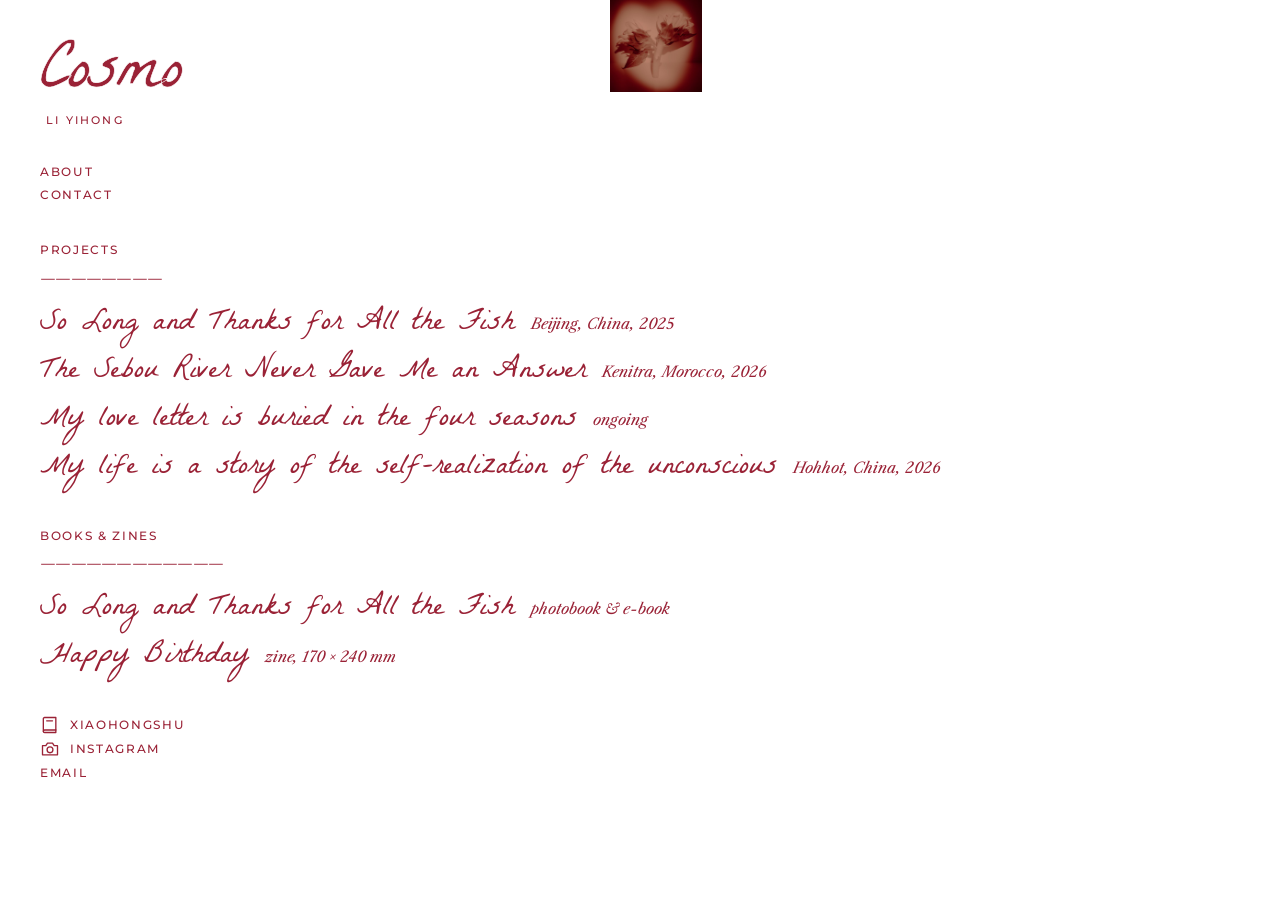
<file: index.html>
<!doctype html>
<html lang="en">
<head>
<meta charset="utf-8">
<meta name="viewport" content="width=device-width, initial-scale=1">
<title>Cosmo — Li Yihong</title>
<meta name="description" content="Cosmo (Li Yihong) — photographs, books and zines.">
<link rel="icon" href="/favicon.ico" sizes="any">
<link rel="icon" type="image/png" sizes="32x32" href="/favicon-32.png">
<link rel="apple-touch-icon" href="/apple-touch-icon.png">
<link rel="preconnect" href="https://fonts.googleapis.com">
<link rel="preconnect" href="https://fonts.gstatic.com" crossorigin>
<link href="https://fonts.googleapis.com/css2?family=La+Belle+Aurore&family=Libre+Caslon+Text:ital,wght@0,400;1,400&family=Montserrat:wght@400;500&family=Inter:ital,wght@0,400;0,500;1,400&display=swap" rel="stylesheet">
<link rel="stylesheet" href="/assets/style.css">
</head>
<body data-page="home">
<div class="home">
  <div class="emblem-wrap">
    <button type="button" class="emblem" id="emblem" aria-label="Change the small image"><img src="/images/emblem-sunflower.jpg" alt=""></button>
  </div>
  <div class="textblock">
    <a class="name" id="name" href="/" aria-label="Cosmo, Li Yihong — home"></a>
    <nav class="caps" aria-label="Main">
      <a href="/about.html">About</a>
      <a href="#" id="contact">Contact</a>
    </nav>
    <section class="list" aria-labelledby="projects-title">
      <div class="section-title" id="projects-title">Projects</div>
      <div class="rule" aria-hidden="true">————————</div>
      <div class="list" id="projects"></div>
    </section>
    <section class="list" aria-labelledby="books-title">
      <div class="section-title" id="books-title">Books &amp; Zines</div>
      <div class="rule" aria-hidden="true">————————————</div>
      <div class="list" id="books"></div>
    </section>
    <section class="caps social" id="social" aria-label="Elsewhere"></section>
  </div>
</div>
<script src="/assets/site.js"></script>
</body>
</html>
</file>
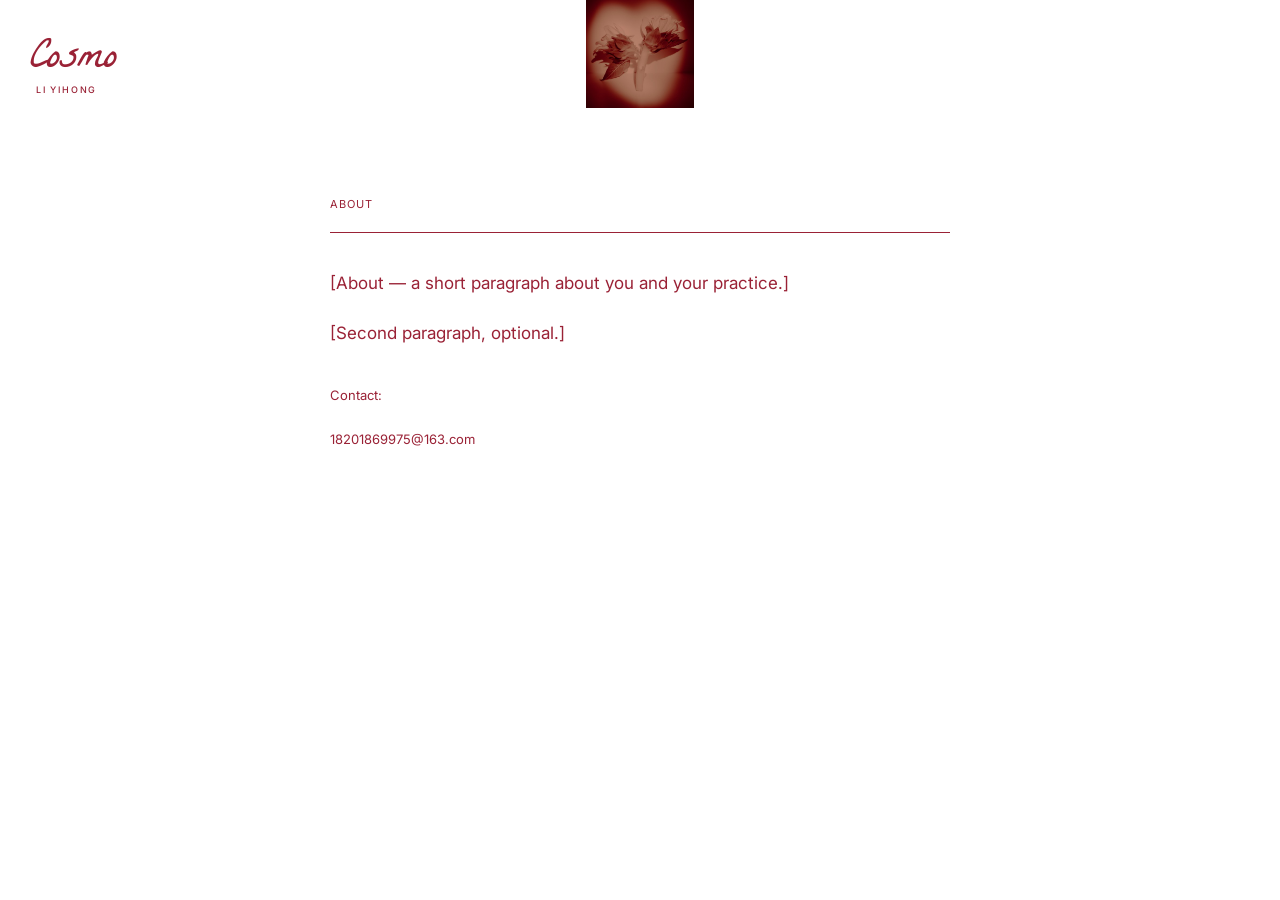
<file: about.html>
<!doctype html>
<html lang="en">
<head>
<meta charset="utf-8">
<meta name="viewport" content="width=device-width, initial-scale=1">
<title>About — Cosmo</title>
<meta name="description" content="Cosmo (Li Yihong) — photographs, books and zines.">
<link rel="icon" href="/favicon.ico" sizes="any">
<link rel="icon" type="image/png" sizes="32x32" href="/favicon-32.png">
<link rel="apple-touch-icon" href="/apple-touch-icon.png">
<link rel="preconnect" href="https://fonts.googleapis.com">
<link rel="preconnect" href="https://fonts.gstatic.com" crossorigin>
<link href="https://fonts.googleapis.com/css2?family=La+Belle+Aurore&family=Libre+Caslon+Text:ital,wght@0,400;1,400&family=Montserrat:wght@400;500&family=Inter:ital,wght@0,400;0,500;1,400&display=swap" rel="stylesheet">
<link rel="stylesheet" href="/assets/style.css">
</head>
<body data-page="about">
<div class="page statement">
  <div class="emblem-wrap">
    <a class="emblem" id="emblem" href="/" aria-label="Back to index"><img src="/images/emblem-sunflower.jpg" alt=""></a>
  </div>
  <header class="page-head">
    <a class="name" id="name" href="/" aria-label="Cosmo, Li Yihong — back to index"></a>
  </header>
  <article class="article">
    <div class="article-head">
      <div class="label">About</div>
    </div>
    <div class="body" id="about"></div>
    <div class="body" style="font-size:13px">Contact: <a id="about-email" href="#"></a></div>
  </article>
</div>
<script src="/assets/site.js"></script>
</body>
</html>
</file>
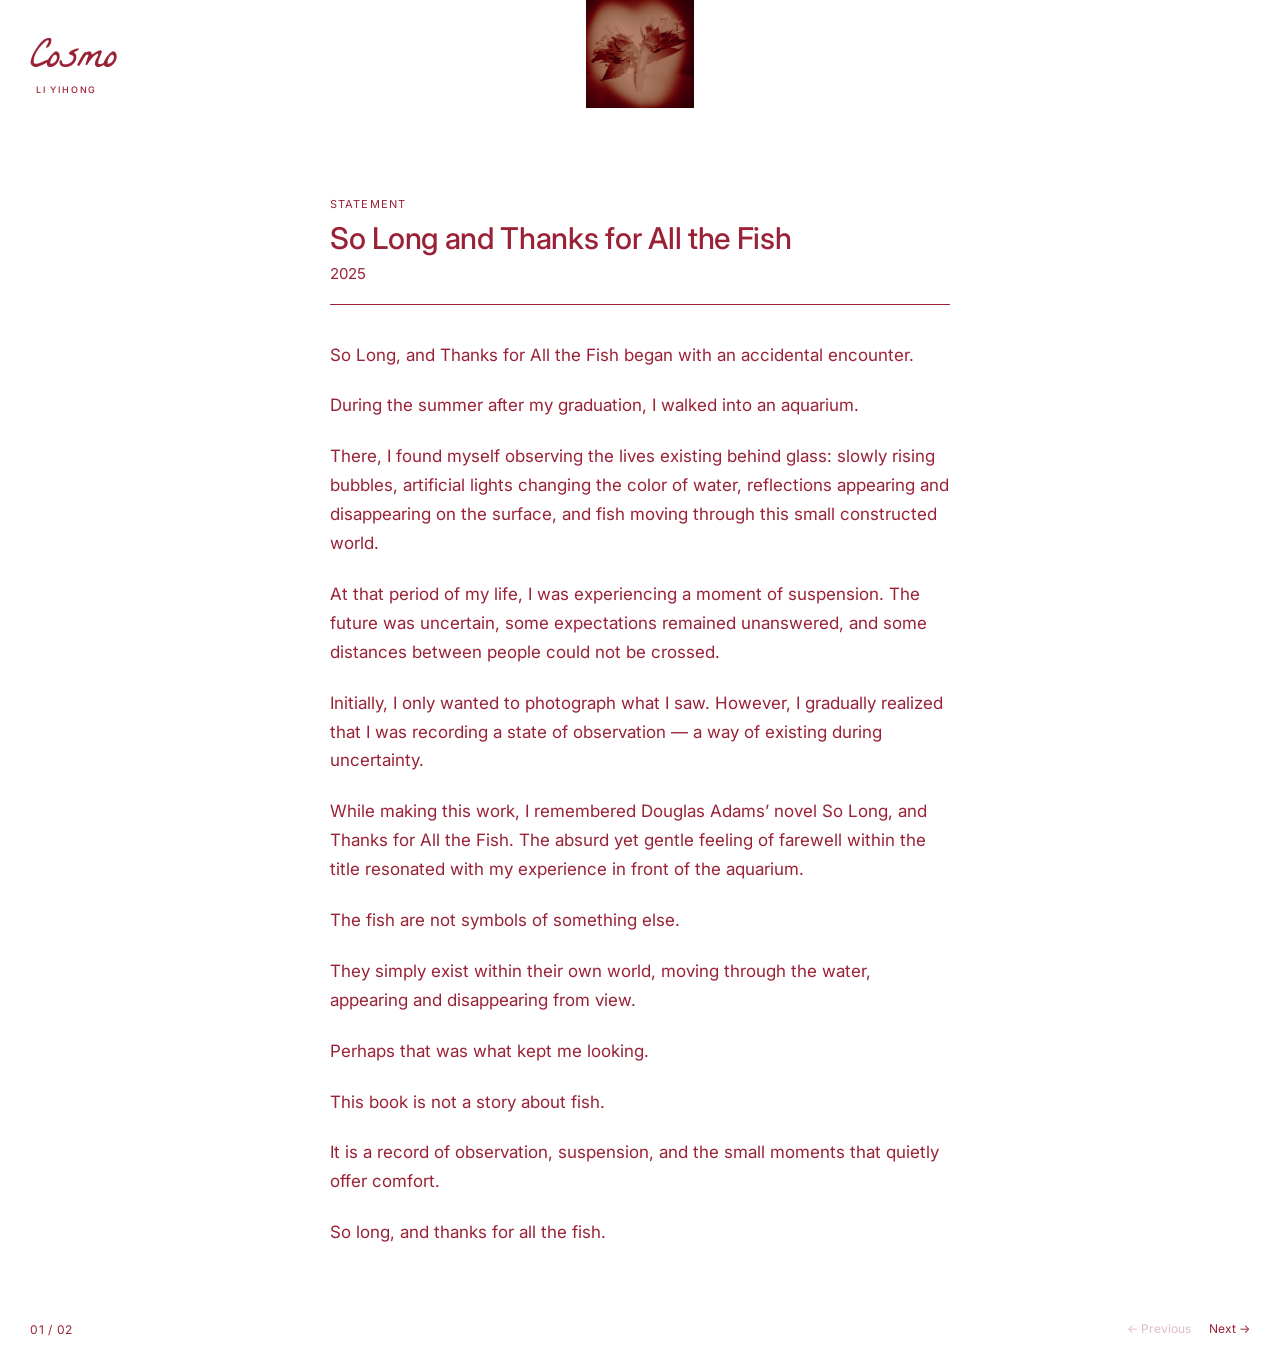
<file: statement.html>
<!doctype html>
<html lang="en">
<head>
<meta charset="utf-8">
<meta name="viewport" content="width=device-width, initial-scale=1">
<title>Statement — Cosmo</title>
<meta name="description" content="Cosmo (Li Yihong) — photographs, books and zines.">
<link rel="icon" href="/favicon.ico" sizes="any">
<link rel="icon" type="image/png" sizes="32x32" href="/favicon-32.png">
<link rel="apple-touch-icon" href="/apple-touch-icon.png">
<link rel="preconnect" href="https://fonts.googleapis.com">
<link rel="preconnect" href="https://fonts.gstatic.com" crossorigin>
<link href="https://fonts.googleapis.com/css2?family=La+Belle+Aurore&family=Libre+Caslon+Text:ital,wght@0,400;1,400&family=Montserrat:wght@400;500&family=Inter:ital,wght@0,400;0,500;1,400&display=swap" rel="stylesheet">
<link rel="stylesheet" href="/assets/style.css">
</head>
<body data-page="statement">
<div class="page statement">
  <div class="emblem-wrap">
    <a class="emblem" id="emblem" href="#" aria-label="Back to the images"><img src="/images/emblem-sunflower.jpg" alt=""></a>
  </div>
  <header class="page-head">
    <a class="name" id="name" href="/" aria-label="Cosmo, Li Yihong — back to index"></a>
  </header>
  <article class="article">
    <div class="article-head">
      <div class="label">Statement</div>
      <h1 id="h-title"></h1>
      <div class="year" id="h-year"></div>
    </div>
    <div id="pages"></div>
  </article>
  <div class="pgnum" id="pgnum"></div>
  <nav class="pgnav" aria-label="Pages">
    <button type="button" id="prev">← Previous</button>
    <button type="button" id="next">Next →</button>
  </nav>
</div>
<script src="/assets/site.js"></script>
</body>
</html>
</file>
<file: assets/style.css>
/* Cosmo — site styles. Colours and fonts are set once here. */
:root {
  --ink: #9A2236;          /* wine red text (brighter) */
  --bg: #FFFFFF;
  --hand: 'La Belle Aurore', cursive;
  --serif: 'Libre Caslon Text', Georgia, serif;
  --caps: 'Montserrat', sans-serif;
  --sans: 'Inter', system-ui, -apple-system, sans-serif;
}

* { box-sizing: border-box; }
html, body { margin: 0; background: var(--bg); color: var(--ink); }
body { -webkit-font-smoothing: antialiased; }
a { color: inherit; text-decoration: none; }
a:hover { text-decoration: underline; text-underline-offset: 4px; }
button { font: inherit; color: inherit; background: none; border: 0; padding: 0; cursor: pointer; }
a:focus-visible, button:focus-visible { outline: 2px solid currentColor; outline-offset: 3px; }
img { display: block; }

/* ---------- small image, sticky at the top centre ---------- */
.emblem-wrap { position: sticky; top: 0; height: 0; z-index: 20; }
.emblem { position: absolute; left: 50%; top: 0; transform: translateX(-50%); display: block; }
.emblem img { width: 108px; height: 108px; object-fit: cover; }
.home .emblem img { width: 92px; height: 92px; }
.home .emblem { transform: translateX(calc(-50% + 16px)); }  /* a few mm right of centre */

/* ---------- name + pinyin ---------- */
.name { display: inline-flex; flex-direction: column; align-items: flex-start; text-decoration: none !important; }
.name-cosmo { font-family: var(--hand); font-weight: 400; line-height: 1; letter-spacing: -0.06em; white-space: nowrap; }
.name-pinyin { font-weight: 500; letter-spacing: 0.2em; line-height: 1; }

/* ================= HOME ================= */
.home { position: relative; min-height: 100vh; font-family: var(--serif); font-size: 15px; line-height: 1.6; padding: 40px 40px 80px; overflow-x: clip; }
.home .emblem-wrap { margin: -40px 0 40px; }
.home .textblock { position: relative; z-index: 2; display: flex; flex-direction: column; gap: 36px; max-width: 32%; min-width: min(100%, 360px); }
.home .name-cosmo { font-size: 72px; -webkit-text-stroke: 0.6px var(--bg); }
.home .name-pinyin { font-family: var(--caps); font-size: 11px; margin: 3px 0 0 6px; }
.caps { font-family: var(--caps); font-size: 12px; font-weight: 500; letter-spacing: 0.14em; text-transform: uppercase; display: flex; flex-direction: column; gap: 4px; }
.section-title { font-family: var(--caps); font-size: 12px; font-weight: 500; letter-spacing: 0.14em; text-transform: uppercase; }
.rule { margin-bottom: 8px; letter-spacing: -0.05em; }
.list { display: flex; flex-direction: column; gap: 6px; }
.item { display: flex; flex-wrap: nowrap; align-items: baseline; column-gap: 16px; text-decoration: none !important; }
.item-title { white-space: nowrap; font-family: var(--hand); font-size: 30px; line-height: 1.4; text-decoration-thickness: 1px; text-underline-offset: 8px; }
.item:hover .item-title, .item.is-hover .item-title { text-decoration: underline; }
.item-note { font-size: 15px; font-style: italic; white-space: nowrap; }
.social a { display: inline-flex; align-items: center; gap: 10px; }
.preview { display: none; position: absolute; right: 6%; top: 180px; width: 40%; max-width: 620px; z-index: 1; pointer-events: none; opacity: 0; transition: opacity .25s ease; }
.preview.show { opacity: 1; }
.preview img { width: 100%; height: auto; }

/* ================= PROJECT ================= */
.page { position: relative; min-height: 100vh; font-family: var(--sans); font-size: 13px; line-height: 1.6; padding: 0 30px 60px; }
.page-head { display: flex; align-items: center; min-height: 132px; }
.page .name-cosmo { font-size: 44px; }
.page .name-pinyin { font-family: var(--sans); font-size: 9px; margin: 2px 0 0 6px; }
.project-title { font-weight: 500; padding: 8px 0 18px; }
.grid { display: flex; gap: 10px; align-items: flex-start; }
.grid .col { flex: 1 1 0; min-width: 0; }
.tile { margin: 0 0 18px; display: flex; flex-direction: column; gap: 6px; }
.tile button { display: block; width: 100%; }
.tile img { width: 100%; height: auto; }
.tile figcaption, .small-caption { font-size: 11px; opacity: .75; white-space: pre; }

/* single image view (overlay) */
.viewer[hidden] { display: none; }
.viewer { font-family: var(--sans); font-size: 13px; position: fixed; inset: 0; z-index: 30; background: var(--bg); overflow: auto; overscroll-behavior: contain; display: flex; align-items: center; justify-content: center; padding: 40px 30px 96px; }
.viewer figure { margin: 0; display: flex; flex-direction: column; align-items: flex-start; gap: 12px; max-width: 58vw; }
.viewer .back { min-height: 44px; min-width: 44px; font-size: 20px; letter-spacing: -0.08em; text-align: left; }
.viewer img { max-width: 58vw; max-height: 62vh; width: auto; height: auto; object-fit: contain; }
.viewer figcaption { align-self: stretch; display: flex; flex-direction: column; align-items: center; gap: 6px; text-align: center; padding-top: 10px; }
.viewer .hand { margin: 0; font-family: var(--hand); font-size: 26px; line-height: 1.5; }
body.lock { overflow: hidden; }

/* page number bottom-left, previous/next bottom-right */
.pgnum { position: fixed; left: 30px; bottom: 28px; font-size: 12px; letter-spacing: .06em; }
.pgnav { position: fixed; right: 30px; bottom: 16px; display: flex; gap: 18px; font-size: 12px; }
.pgnav button { min-height: 44px; }
.pgnav button[aria-disabled="true"] { opacity: .3; cursor: default; }
.statement .pgnum, .statement .pgnav { position: absolute; }

/* ================= STATEMENT / ABOUT ================= */
.statement { padding-bottom: 120px; }
.article { max-width: 620px; margin: 64px auto 0; display: flex; flex-direction: column; gap: 36px; }
.article-head { display: flex; flex-direction: column; gap: 6px; border-bottom: 1px solid var(--ink); padding-bottom: 18px; }
.label { font-size: 11px; letter-spacing: .1em; text-transform: uppercase; }
.article h1 { margin: 0; font-size: 30px; font-weight: 500; line-height: 1.2; letter-spacing: -0.01em; }
.article .year { font-size: 15px; }
.body { display: flex; flex-direction: column; gap: 22px; font-size: 17px; line-height: 1.7; }
.body p { margin: 0; }
.info { margin: 0; display: grid; grid-template-columns: 140px minmax(0, 1fr); row-gap: 6px; column-gap: 16px; font-size: 13px; }
.info dt { opacity: .75; }
.info dd { margin: 0; }
.notes { margin: 0; padding-left: 18px; font-size: 12px; opacity: .75; display: flex; flex-direction: column; gap: 4px; }

/* ================= PHONE ================= */
@media (max-width: 700px) {
  .home { padding: 96px 20px 56px; }
  .home .emblem-wrap { margin: -96px 0 96px; }
  .home .emblem img { width: 54px; height: 54px; }
  .home .emblem { transform: translateX(calc(-50% + 8px)); }
  .preview { display: none; }
  .home .textblock { max-width: 100%; min-width: 0; gap: 24px; }
  .home .name-cosmo { font-size: 42px; -webkit-text-stroke: 0; }
  .home .name-pinyin { font-size: 12px; margin-left: 4px; }
  .item-title { font-size: 20px; line-height: 1.45; }
  .item { flex-wrap: wrap; }
  .item-note { white-space: normal; }
  .item-note, .caps, .section-title { font-size: 12px; }
  .social svg { width: 14px; height: 14px; }

  .page { padding: 0 16px 48px; }
  .page-head { min-height: 96px; }
  .emblem img { width: 72px; height: 72px; }
  .viewer { padding: 40px 16px 96px; }
  .viewer figure, .viewer img { max-width: 92vw; }
  .viewer img { max-height: 58vh; }
  .viewer .hand { font-size: 22px; }
  .pgnum { left: 16px; }
  .pgnav { right: 16px; }

  .statement { padding: 0 20px 110px; }
  .article { margin-top: 28px; gap: 28px; }
  .article h1 { font-size: 24px; }
  .body { font-size: 16px; }
  .info { grid-template-columns: 96px minmax(0, 1fr); }
}
</file>
